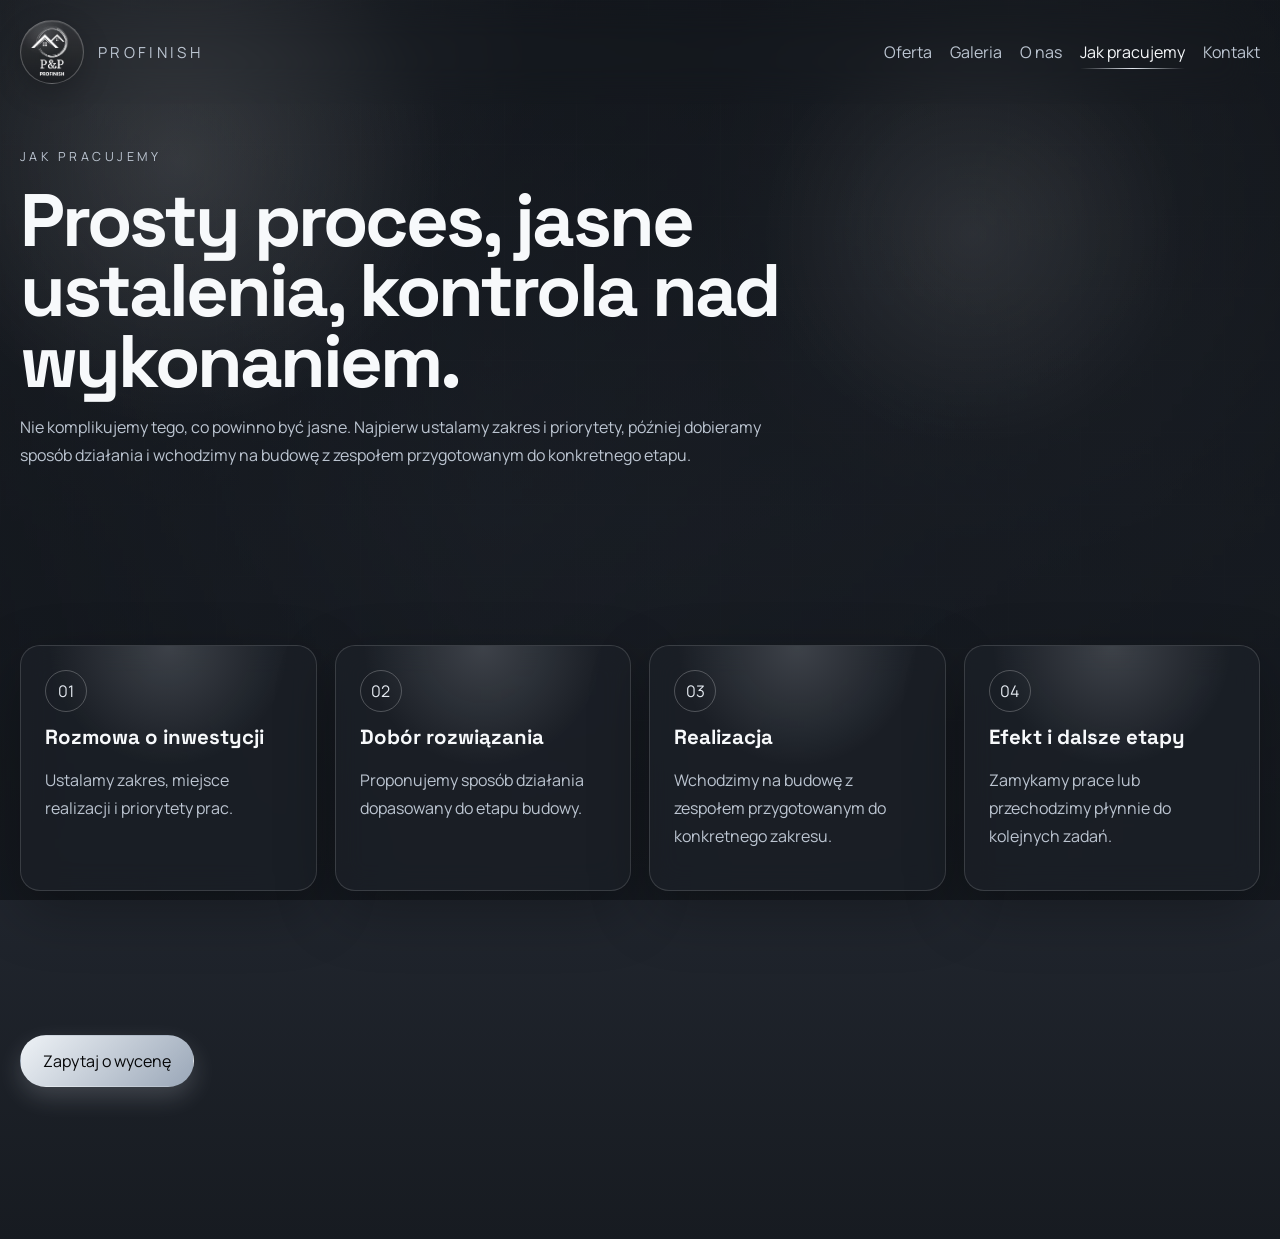
<file: jak-pracujemy.html>
<!DOCTYPE html>
<html lang="pl">
  <head>
    <meta charset="UTF-8" />
    <meta name="viewport" content="width=device-width, initial-scale=1.0" />
    <title>Jak pracujemy | P&amp;P Profinish</title>
    <meta name="description" content="Zobacz, jak P&amp;P Profinish prowadzi realizację: rozmowa o inwestycji, dobór rozwiązania, wykonanie i przejście do kolejnych etapów." />
    <meta name="robots" content="index, follow" />
    <link rel="canonical" href="https://www.ppprofinish.pl/jak-pracujemy" />
    <link rel="icon" type="image/svg+xml" href="/favicon.svg" />
    <script type="text/javascript">
      (function(c,l,a,r,i,t,y){
        c[a]=c[a]||function(){(c[a].q=c[a].q||[]).push(arguments)};
        t=l.createElement(r);t.async=1;t.src="https://www.clarity.ms/tag/"+i;
        y=l.getElementsByTagName(r)[0];y.parentNode.insertBefore(t,y);
      })(window, document, "clarity", "script", "wamprdpxu4");
    </script>
    <meta property="og:type" content="website" />
    <meta property="og:title" content="Jak pracujemy | P&amp;P Profinish" />
    <meta property="og:description" content="Prosty proces, jasne ustalenia i kontrola nad wykonaniem." />
    <meta property="og:url" content="https://www.ppprofinish.pl/jak-pracujemy" />
    <meta property="og:image" content="https://www.ppprofinish.pl/gallery/realizacja-01.png" />
    <link rel="preconnect" href="https://fonts.googleapis.com" />
    <link rel="preconnect" href="https://fonts.gstatic.com" crossorigin />
    <link href="https://fonts.googleapis.com/css2?family=Manrope:wght@400;500;600;700;800&family=Space+Grotesk:wght@500;700&display=swap" rel="stylesheet" />
    <link rel="stylesheet" href="/styles.css" />
  </head>
  <body>
    <div class="site-backdrop" aria-hidden="true">
      <div class="backdrop-glow"></div>
      <div class="backdrop-grid"></div>
      <div class="backdrop-paper">
        <span class="paper-roll"></span>
        <span class="paper-lines"></span>
      </div>
    </div>

    <div class="page-shell">
      <header class="site-header">
        <a class="brand" href="/" aria-label="P&amp;P Profinish">
          <span class="brand-logo-mark" aria-hidden="true">
            <img src="/assets/logo-bialo-pnp.png" alt="" />
          </span>
          <span class="brand-text">Profinish</span>
        </a>

        <nav class="site-nav" aria-label="Nawigacja główna">
          <a href="/oferta">Oferta</a>
          <a href="/galeria">Galeria</a>
          <a href="/o-nas">O nas</a>
          <a href="/jak-pracujemy" aria-current="page">Jak pracujemy</a>
          <a href="/#kontakt">Kontakt</a>
        </nav>
      </header>

      <main>
        <section class="section page-hero">
          <div class="section-heading reveal">
            <p class="eyebrow">Jak pracujemy</p>
            <h1>Prosty proces, jasne ustalenia, kontrola nad wykonaniem.</h1>
            <p>
              Nie komplikujemy tego, co powinno być jasne. Najpierw ustalamy
              zakres i priorytety, później dobieramy sposób działania i wchodzimy
              na budowę z zespołem przygotowanym do konkretnego etapu.
            </p>
          </div>
        </section>

        <section class="section process-section">
          <div class="timeline">
            <article class="timeline-item reveal">
              <span>01</span>
              <h3>Rozmowa o inwestycji</h3>
              <p>Ustalamy zakres, miejsce realizacji i priorytety prac.</p>
            </article>
            <article class="timeline-item reveal reveal-delay">
              <span>02</span>
              <h3>Dobór rozwiązania</h3>
              <p>Proponujemy sposób działania dopasowany do etapu budowy.</p>
            </article>
            <article class="timeline-item reveal reveal-delay-2">
              <span>03</span>
              <h3>Realizacja</h3>
              <p>Wchodzimy na budowę z zespołem przygotowanym do konkretnego zakresu.</p>
            </article>
            <article class="timeline-item reveal">
              <span>04</span>
              <h3>Efekt i dalsze etapy</h3>
              <p>Zamykamy prace lub przechodzimy płynnie do kolejnych zadań.</p>
            </article>
          </div>
        </section>

        <section class="section">
          <a class="button button-primary" href="/#kontakt">Zapytaj o wycenę</a>
        </section>
      </main>
    </div>

    <div class="toast" aria-live="polite" aria-atomic="true"></div>
    <script src="/script.js"></script>
  </body>
</html>
</file>
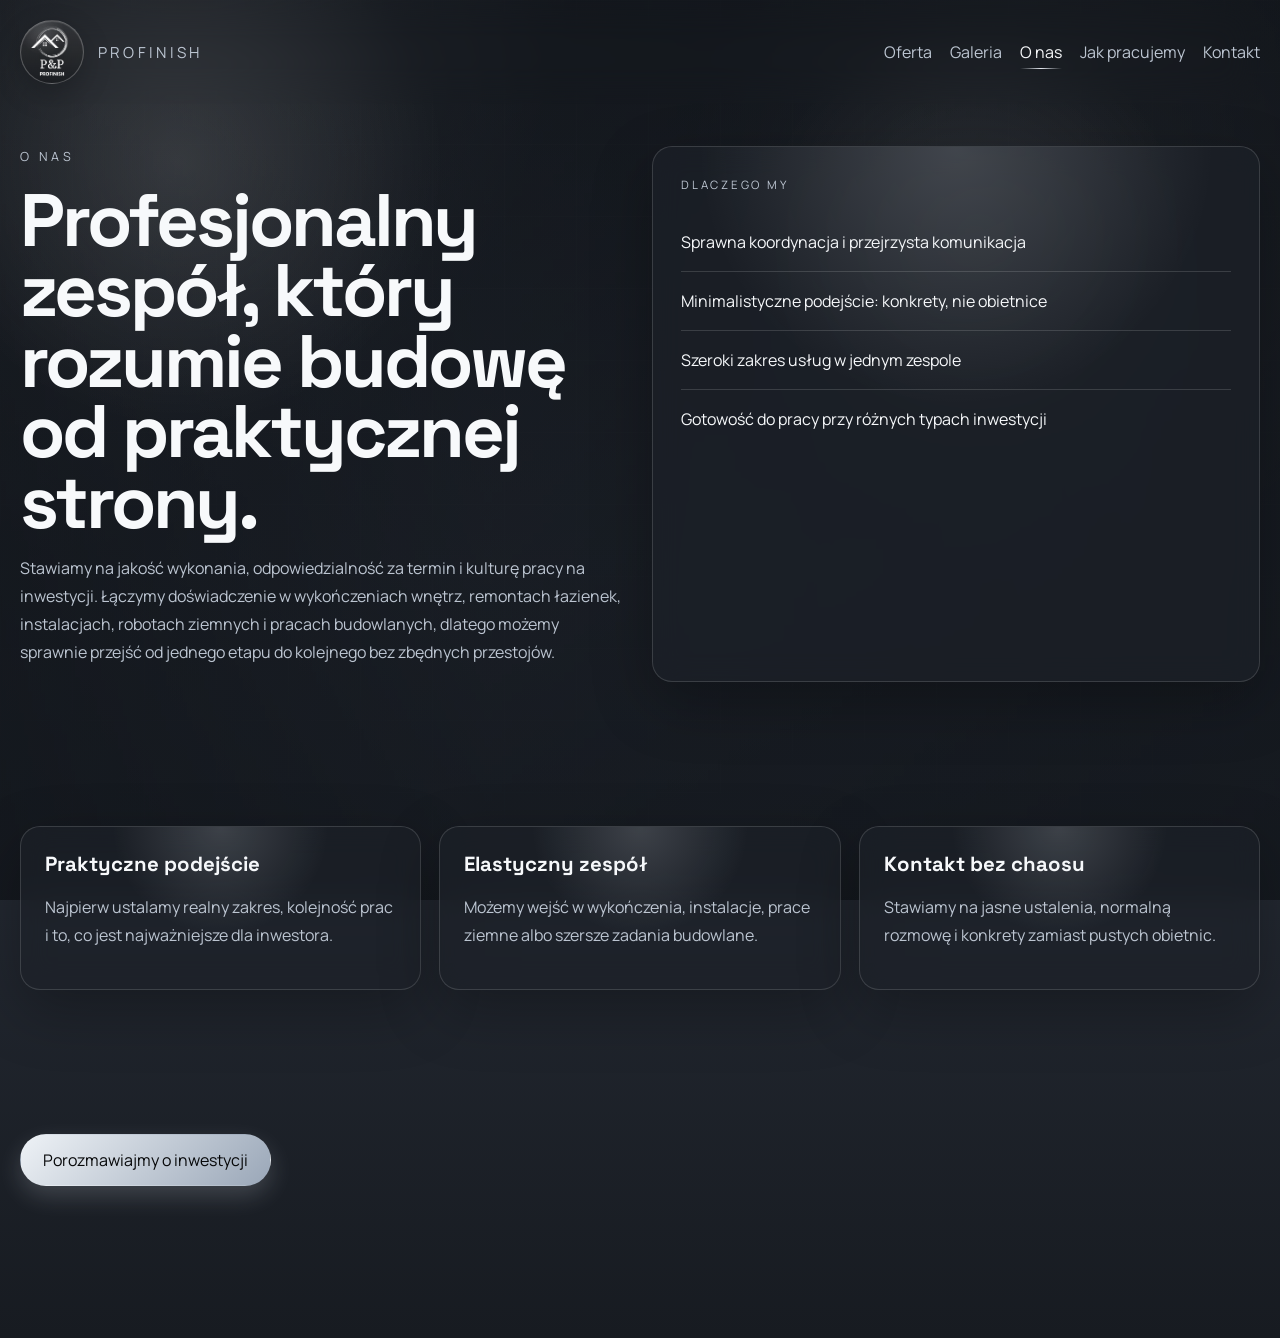
<file: o-nas.html>
<!DOCTYPE html>
<html lang="pl">
  <head>
    <meta charset="UTF-8" />
    <meta name="viewport" content="width=device-width, initial-scale=1.0" />
    <title>O nas | P&amp;P Profinish</title>
    <meta name="description" content="P&amp;P Profinish to profesjonalny zespół budowlano-wykończeniowy realizujący remonty, instalacje, roboty ziemne i prace inwestycyjne." />
    <meta name="robots" content="index, follow" />
    <link rel="canonical" href="https://www.ppprofinish.pl/o-nas" />
    <link rel="icon" type="image/svg+xml" href="/favicon.svg" />
    <script type="text/javascript">
      (function(c,l,a,r,i,t,y){
        c[a]=c[a]||function(){(c[a].q=c[a].q||[]).push(arguments)};
        t=l.createElement(r);t.async=1;t.src="https://www.clarity.ms/tag/"+i;
        y=l.getElementsByTagName(r)[0];y.parentNode.insertBefore(t,y);
      })(window, document, "clarity", "script", "wamprdpxu4");
    </script>
    <meta property="og:type" content="website" />
    <meta property="og:title" content="O nas | P&amp;P Profinish" />
    <meta property="og:description" content="Profesjonalny zespół, który rozumie budowę od praktycznej strony." />
    <meta property="og:url" content="https://www.ppprofinish.pl/o-nas" />
    <meta property="og:image" content="https://www.ppprofinish.pl/gallery/realizacja-01.png" />
    <link rel="preconnect" href="https://fonts.googleapis.com" />
    <link rel="preconnect" href="https://fonts.gstatic.com" crossorigin />
    <link href="https://fonts.googleapis.com/css2?family=Manrope:wght@400;500;600;700;800&family=Space+Grotesk:wght@500;700&display=swap" rel="stylesheet" />
    <link rel="stylesheet" href="/styles.css" />
  </head>
  <body>
    <div class="site-backdrop" aria-hidden="true">
      <div class="backdrop-glow"></div>
      <div class="backdrop-grid"></div>
      <div class="backdrop-paper">
        <span class="paper-roll"></span>
        <span class="paper-lines"></span>
      </div>
    </div>

    <div class="page-shell">
      <header class="site-header">
        <a class="brand" href="/" aria-label="P&amp;P Profinish">
          <span class="brand-logo-mark" aria-hidden="true">
            <img src="/assets/logo-bialo-pnp.png" alt="" />
          </span>
          <span class="brand-text">Profinish</span>
        </a>

        <nav class="site-nav" aria-label="Nawigacja główna">
          <a href="/oferta">Oferta</a>
          <a href="/galeria">Galeria</a>
          <a href="/o-nas" aria-current="page">O nas</a>
          <a href="/jak-pracujemy">Jak pracujemy</a>
          <a href="/#kontakt">Kontakt</a>
        </nav>
      </header>

      <main>
        <section class="section page-hero about-section">
          <div class="about-copy reveal">
            <p class="eyebrow">O nas</p>
            <h1>Profesjonalny zespół, który rozumie budowę od praktycznej strony.</h1>
            <p>
              Stawiamy na jakość wykonania, odpowiedzialność za termin i kulturę
              pracy na inwestycji. Łączymy doświadczenie w wykończeniach wnętrz,
              remontach łazienek, instalacjach, robotach ziemnych i pracach
              budowlanych, dlatego możemy sprawnie przejść od jednego etapu do
              kolejnego bez zbędnych przestojów.
            </p>
          </div>

          <div class="about-panel card chrome-card reveal reveal-delay">
            <div>
              <p class="card-label">Dlaczego my</p>
              <ul class="feature-list">
                <li>Sprawna koordynacja i przejrzysta komunikacja</li>
                <li>Minimalistyczne podejście: konkrety, nie obietnice</li>
                <li>Szeroki zakres usług w jednym zespole</li>
                <li>Gotowość do pracy przy różnych typach inwestycji</li>
              </ul>
            </div>
          </div>
        </section>

        <section class="section">
          <div class="services-grid">
            <article class="card reveal">
              <h3>Praktyczne podejście</h3>
              <p>Najpierw ustalamy realny zakres, kolejność prac i to, co jest najważniejsze dla inwestora.</p>
            </article>
            <article class="card reveal reveal-delay">
              <h3>Elastyczny zespół</h3>
              <p>Możemy wejść w wykończenia, instalacje, prace ziemne albo szersze zadania budowlane.</p>
            </article>
            <article class="card reveal reveal-delay-2">
              <h3>Kontakt bez chaosu</h3>
              <p>Stawiamy na jasne ustalenia, normalną rozmowę i konkrety zamiast pustych obietnic.</p>
            </article>
          </div>
        </section>

        <section class="section">
          <a class="button button-primary" href="/#kontakt">Porozmawiajmy o inwestycji</a>
        </section>
      </main>
    </div>

    <div class="toast" aria-live="polite" aria-atomic="true"></div>
    <script src="/script.js"></script>
  </body>
</html>
</file>
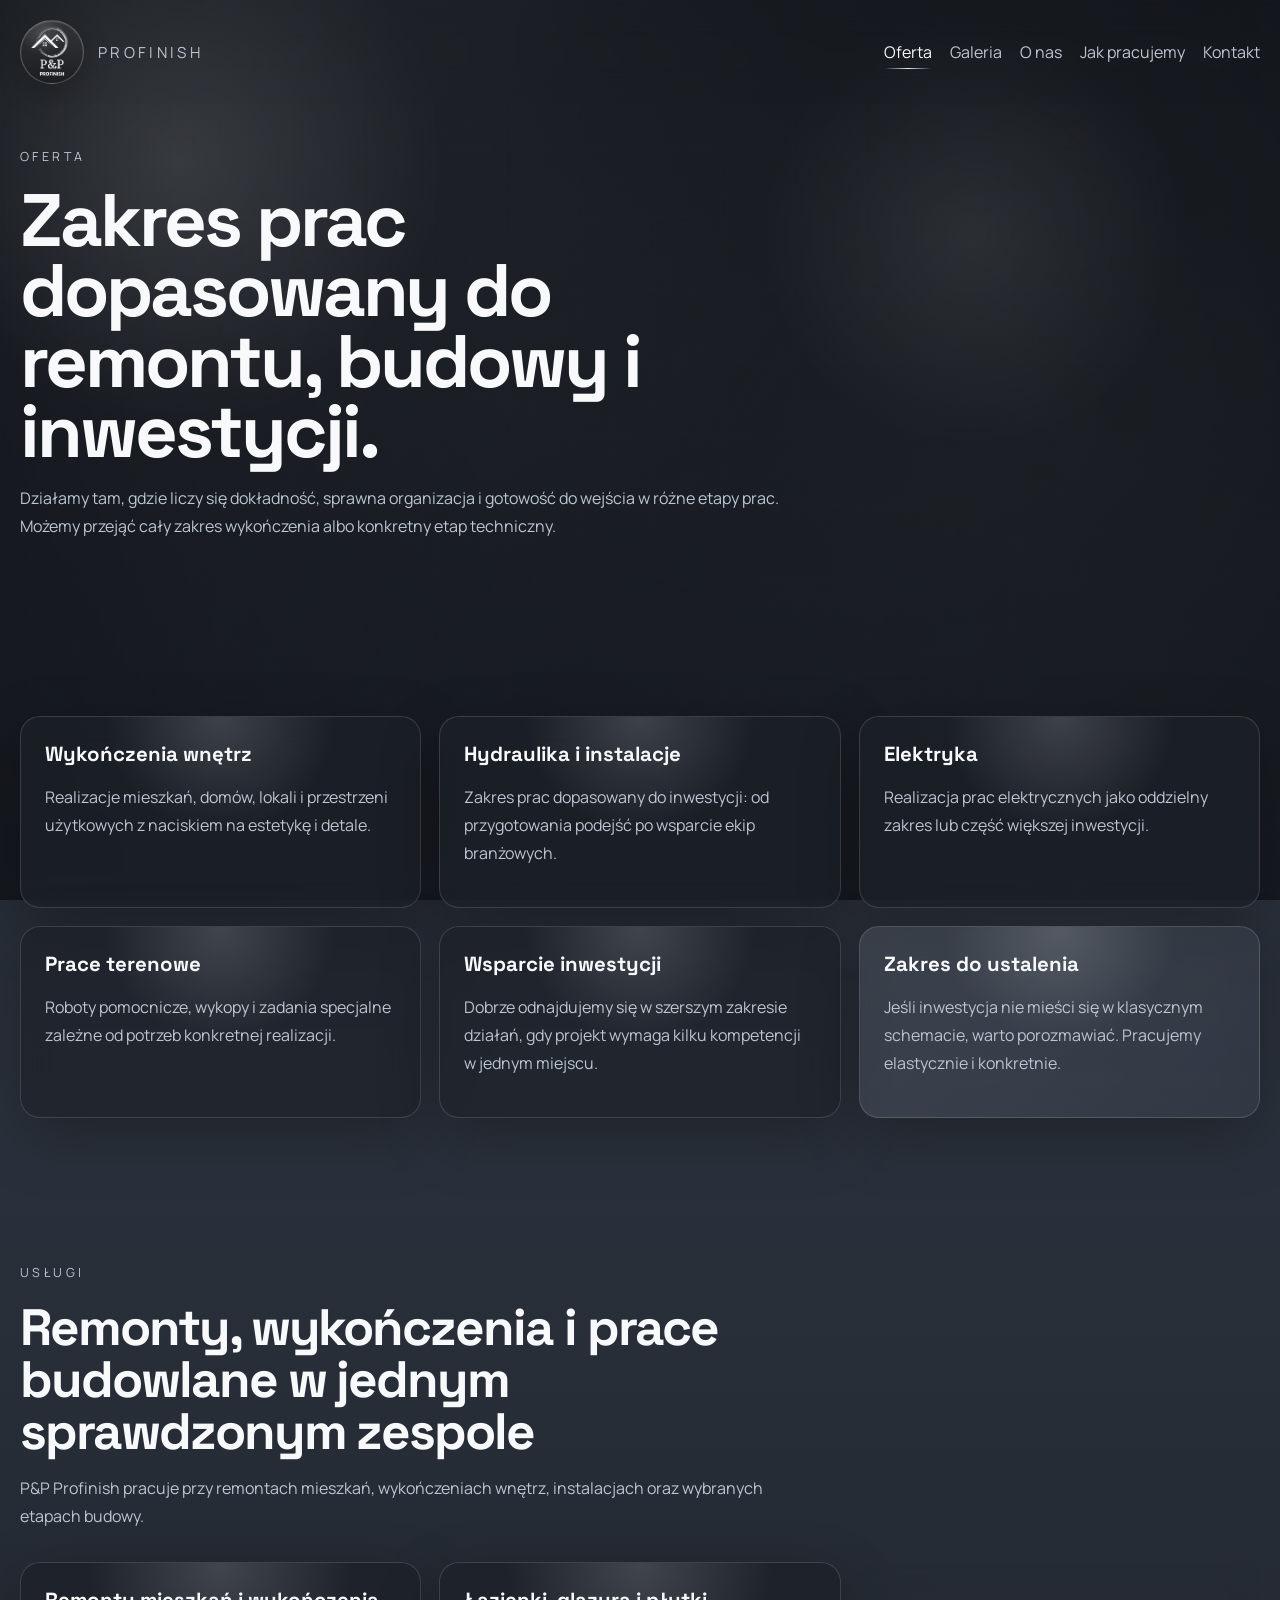
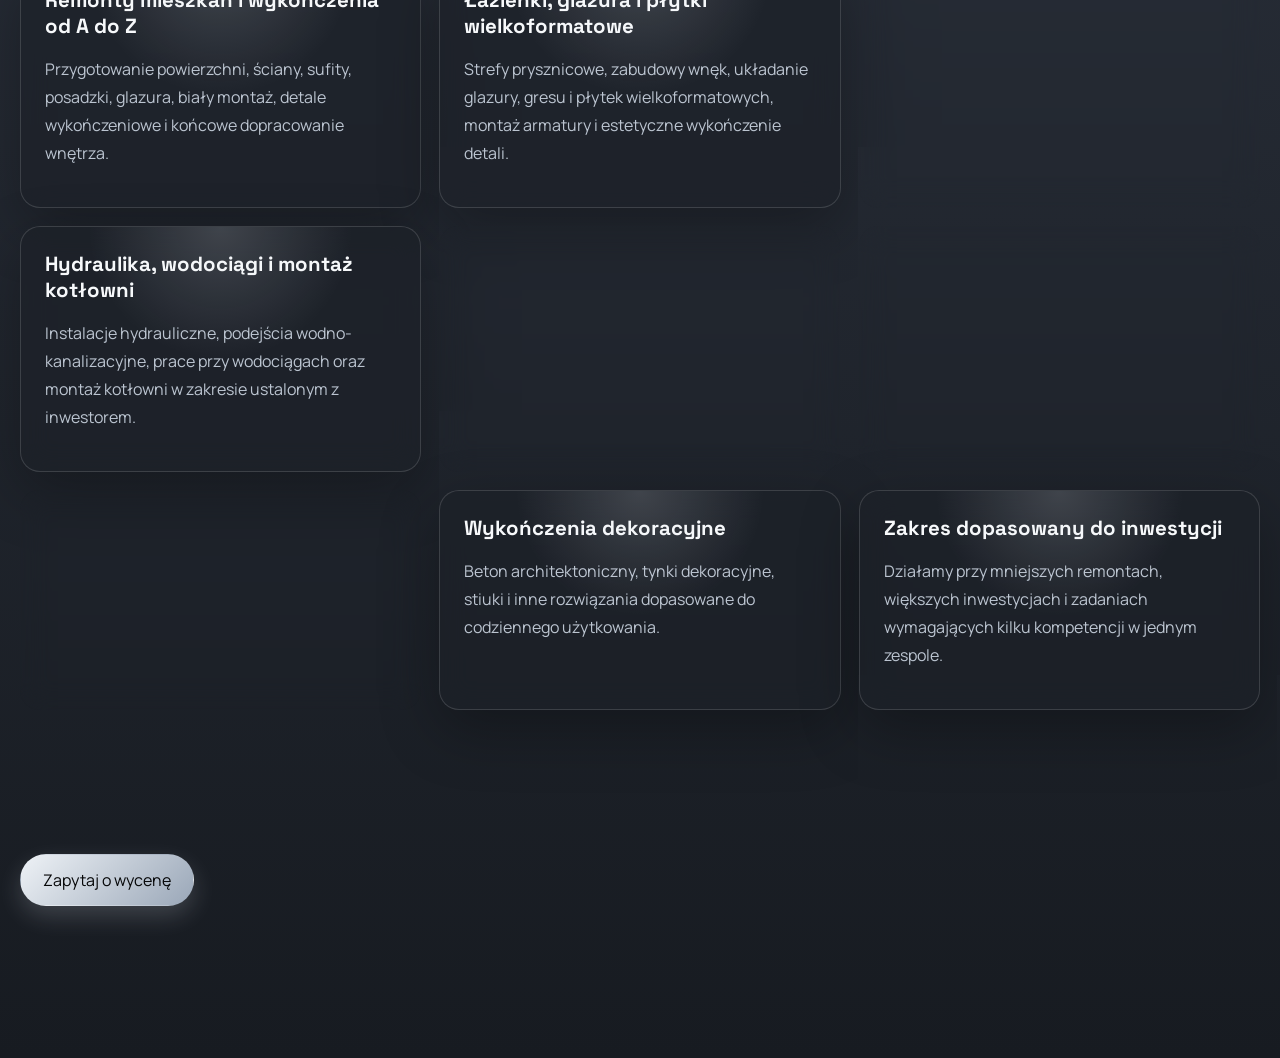
<file: oferta.html>
<!DOCTYPE html>
<html lang="pl">
  <head>
    <meta charset="UTF-8" />
    <meta name="viewport" content="width=device-width, initial-scale=1.0" />
    <title>Oferta | P&amp;P Profinish</title>
    <meta
      name="description"
      content="Oferta P&amp;P Profinish: remonty mieszkań, wykończenia wnętrz, łazienki, zabudowy GK, hydraulika, elektryka, wykopy, roboty ziemne i prace budowlane."
    />
    <meta name="robots" content="index, follow" />
    <link rel="canonical" href="https://www.ppprofinish.pl/oferta" />
    <link rel="icon" type="image/svg+xml" href="/favicon.svg" />
    <script type="text/javascript">
      (function(c,l,a,r,i,t,y){
        c[a]=c[a]||function(){(c[a].q=c[a].q||[]).push(arguments)};
        t=l.createElement(r);t.async=1;t.src="https://www.clarity.ms/tag/"+i;
        y=l.getElementsByTagName(r)[0];y.parentNode.insertBefore(t,y);
      })(window, document, "clarity", "script", "wamprdpxu4");
    </script>
    <meta property="og:type" content="website" />
    <meta property="og:title" content="Oferta P&amp;P Profinish" />
    <meta property="og:description" content="Remonty, wykończenia, instalacje i prace budowlane dopasowane do inwestycji." />
    <meta property="og:url" content="https://www.ppprofinish.pl/oferta" />
    <meta property="og:image" content="https://www.ppprofinish.pl/gallery/realizacja-01.png" />
    <link rel="preconnect" href="https://fonts.googleapis.com" />
    <link rel="preconnect" href="https://fonts.gstatic.com" crossorigin />
    <link
      href="https://fonts.googleapis.com/css2?family=Manrope:wght@400;500;600;700;800&family=Space+Grotesk:wght@500;700&display=swap"
      rel="stylesheet"
    />
    <link rel="stylesheet" href="/styles.css" />
  </head>
  <body>
    <div class="site-backdrop" aria-hidden="true">
      <div class="backdrop-glow"></div>
      <div class="backdrop-grid"></div>
      <div class="backdrop-paper">
        <span class="paper-roll"></span>
        <span class="paper-lines"></span>
      </div>
    </div>

    <div class="page-shell">
      <header class="site-header">
        <a class="brand" href="/" aria-label="P&amp;P Profinish">
          <span class="brand-logo-mark" aria-hidden="true">
            <img src="/assets/logo-bialo-pnp.png" alt="" />
          </span>
          <span class="brand-text">Profinish</span>
        </a>

        <nav class="site-nav" aria-label="Nawigacja główna">
          <a href="/oferta" aria-current="page">Oferta</a>
          <a href="/galeria">Galeria</a>
          <a href="/o-nas">O nas</a>
          <a href="/jak-pracujemy">Jak pracujemy</a>
          <a href="/#kontakt">Kontakt</a>
        </nav>
      </header>

      <main>
        <section class="section page-hero">
          <div class="section-heading reveal">
            <p class="eyebrow">Oferta</p>
            <h1>Zakres prac dopasowany do remontu, budowy i inwestycji.</h1>
            <p>
              Działamy tam, gdzie liczy się dokładność, sprawna organizacja i
              gotowość do wejścia w różne etapy prac. Możemy przejąć cały zakres
              wykończenia albo konkretny etap techniczny.
            </p>
          </div>
        </section>

        <section class="section">
          <div class="services-grid">
            <article class="card reveal">
              <h3>Wykończenia wnętrz</h3>
              <p>Realizacje mieszkań, domów, lokali i przestrzeni użytkowych z naciskiem na estetykę i detale.</p>
            </article>
            <article class="card reveal reveal-delay">
              <h3>Hydraulika i instalacje</h3>
              <p>Zakres prac dopasowany do inwestycji: od przygotowania podejść po wsparcie ekip branżowych.</p>
            </article>
            <article class="card reveal reveal-delay-2">
              <h3>Elektryka</h3>
              <p>Realizacja prac elektrycznych jako oddzielny zakres lub część większej inwestycji.</p>
            </article>
            <article class="card reveal">
              <h3>Prace terenowe</h3>
              <p>Roboty pomocnicze, wykopy i zadania specjalne zależne od potrzeb konkretnej realizacji.</p>
            </article>
            <article class="card reveal reveal-delay">
              <h3>Wsparcie inwestycji</h3>
              <p>Dobrze odnajdujemy się w szerszym zakresie działań, gdy projekt wymaga kilku kompetencji w jednym miejscu.</p>
            </article>
            <article class="card reveal reveal-delay-2 accent-card">
              <h3>Zakres do ustalenia</h3>
              <p>Jeśli inwestycja nie mieści się w klasycznym schemacie, warto porozmawiać. Pracujemy elastycznie i konkretnie.</p>
            </article>
          </div>
        </section>

        <section class="section seo-section">
          <div class="section-heading reveal">
            <p class="eyebrow">Usługi</p>
            <h2>Remonty, wykończenia i prace budowlane w jednym sprawdzonym zespole</h2>
            <p>
              P&amp;P Profinish pracuje przy remontach mieszkań, wykończeniach
              wnętrz, instalacjach oraz wybranych etapach budowy.
            </p>
          </div>

          <div class="keyword-grid">
            <article class="card reveal">
              <h3>Remonty mieszkań i wykończenia od A do Z</h3>
              <p>Przygotowanie powierzchni, ściany, sufity, posadzki, glazura, biały montaż, detale wykończeniowe i końcowe dopracowanie wnętrza.</p>
            </article>
            <article class="card reveal reveal-delay">
              <h3>Łazienki, glazura i płytki wielkoformatowe</h3>
              <p>Strefy prysznicowe, zabudowy wnęk, układanie glazury, gresu i płytek wielkoformatowych, montaż armatury i estetyczne wykończenie detali.</p>
            </article>
            <article class="card reveal reveal-delay-2">
              <h3>Zabudowy GK i adaptacje poddaszy</h3>
              <p>Zabudowy z płyt gipsowo-kartonowych, sufity podwieszane, ścianki działowe, obudowy instalacji oraz adaptacje poddaszy.</p>
            </article>
            <article class="card reveal">
              <h3>Hydraulika, wodociągi i montaż kotłowni</h3>
              <p>Instalacje hydrauliczne, podejścia wodno-kanalizacyjne, prace przy wodociągach oraz montaż kotłowni w zakresie ustalonym z inwestorem.</p>
            </article>
            <article class="card reveal reveal-delay">
              <h3>Instalacje elektryczne</h3>
              <p>Instalacje pod oświetlenie, gniazda, sprzęty domowe i dalsze etapy wykończenia.</p>
            </article>
            <article class="card reveal reveal-delay-2">
              <h3>Wykopy liniowe, fundamentowe i roboty ziemne</h3>
              <p>Wykopy pod instalacje, wykopy fundamentowe, przygotowanie terenu, prace przy sieciach PPOŻ i wodociągach.</p>
            </article>
            <article class="card reveal">
              <h3>Wznoszenie budynków i prace betonowe</h3>
              <p>Wsparcie przy pracach konstrukcyjnych, betonowych i etapach wymagających praktycznej organizacji na budowie.</p>
            </article>
            <article class="card reveal reveal-delay">
              <h3>Wykończenia dekoracyjne</h3>
              <p>Beton architektoniczny, tynki dekoracyjne, stiuki i inne rozwiązania dopasowane do codziennego użytkowania.</p>
            </article>
            <article class="card reveal reveal-delay-2">
              <h3>Zakres dopasowany do inwestycji</h3>
              <p>Działamy przy mniejszych remontach, większych inwestycjach i zadaniach wymagających kilku kompetencji w jednym zespole.</p>
            </article>
          </div>
        </section>

        <section class="section">
          <a class="button button-primary" href="/#kontakt">Zapytaj o wycenę</a>
        </section>
      </main>
    </div>

    <div class="toast" aria-live="polite" aria-atomic="true"></div>
    <script src="/script.js"></script>
  </body>
</html>
</file>
<file: styles.css>
:root {
  --bg: #111418;
  --bg-soft: #1b2027;
  --panel: rgba(28, 33, 40, 0.68);
  --panel-strong: rgba(39, 45, 54, 0.88);
  --text: #f7f9fb;
  --muted: #bcc5d1;
  --line: rgba(255, 255, 255, 0.14);
  --line-strong: rgba(255, 255, 255, 0.24);
  --chrome: #e4e9f0;
  --chrome-shadow: rgba(214, 220, 229, 0.2);
  --accent: #9eabbf;
  --glow: radial-gradient(circle at top, rgba(228, 233, 240, 0.22), transparent 42%);
  --radius-lg: 28px;
  --radius-md: 20px;
  --radius-sm: 14px;
  --shadow: 0 20px 60px rgba(0, 0, 0, 0.28);
}

* {
  box-sizing: border-box;
}

[hidden] {
  display: none !important;
}

html {
  scroll-behavior: smooth;
}

body {
  margin: 0;
  min-height: 100vh;
  font-family: "Manrope", sans-serif;
  background:
    radial-gradient(circle at top left, rgba(214, 220, 229, 0.3), transparent 30%),
    radial-gradient(circle at 82% 16%, rgba(255, 255, 255, 0.14), transparent 24%),
    linear-gradient(180deg, #1b2027 0%, #2b313c 42%, #171b21 100%);
  color: var(--text);
}

body::before {
  content: "";
  position: fixed;
  inset: 0;
  pointer-events: none;
  background-image:
    linear-gradient(rgba(255, 255, 255, 0.03) 1px, transparent 1px),
    linear-gradient(90deg, rgba(255, 255, 255, 0.03) 1px, transparent 1px);
  background-size: 72px 72px;
  mask-image: linear-gradient(180deg, rgba(0, 0, 0, 0.85), rgba(0, 0, 0, 0.35));
}

a {
  color: inherit;
  text-decoration: none;
}

button,
input,
textarea {
  font: inherit;
}

.page-shell {
  position: relative;
  z-index: 1;
  width: min(1240px, calc(100% - 32px));
  margin: 0 auto;
  padding-bottom: 80px;
}

.site-backdrop {
  position: fixed;
  inset: 0;
  z-index: 0;
  pointer-events: none;
  overflow: hidden;
  background:
    linear-gradient(180deg, rgba(16, 19, 24, 0.52), rgba(20, 24, 30, 0.7)),
    linear-gradient(90deg, rgba(17, 21, 26, 0.72), rgba(17, 21, 26, 0.28) 38%, rgba(17, 21, 26, 0.58) 100%),
    url("https://images.pexels.com/photos/4792501/pexels-photo-4792501.jpeg?cs=srgb&dl=pexels-anete-lusina-4792501.jpg&fm=jpg");
  background-size: cover;
  background-position: center center;
}

.backdrop-glow,
.backdrop-grid,
.backdrop-paper,
.backdrop-tools {
  position: absolute;
  inset: 0;
}

.backdrop-glow {
  background:
    radial-gradient(circle at 14% 18%, rgba(255, 255, 255, 0.12), transparent 20%),
    radial-gradient(circle at 76% 26%, rgba(255, 255, 255, 0.08), transparent 18%);
}

.backdrop-grid {
  display: none;
}

.backdrop-paper {
  display: none;
}

.backdrop-paper::before {
  content: "";
  position: absolute;
  right: 8%;
  top: 18%;
  width: min(34vw, 470px);
  height: min(48vw, 620px);
  border-radius: 22px;
  transform: rotate(-8deg);
  background:
    linear-gradient(180deg, rgba(250, 252, 255, 0.92), rgba(228, 235, 244, 0.78)),
    linear-gradient(90deg, rgba(120, 134, 156, 0.12), transparent 28%);
  box-shadow:
    0 28px 70px rgba(0, 0, 0, 0.16),
    inset 0 0 0 1px rgba(82, 98, 122, 0.12);
}

.paper-lines,
.paper-roll {
  position: absolute;
  display: block;
}

.paper-lines {
  right: 11%;
  top: 23%;
  width: min(29vw, 400px);
  height: min(39vw, 500px);
  transform: rotate(-8deg);
  opacity: 0.5;
  background-image:
    linear-gradient(transparent 0, transparent calc(100% - 2px), rgba(78, 99, 127, 0.24) calc(100% - 2px)),
    linear-gradient(90deg, transparent 0, transparent calc(100% - 2px), rgba(78, 99, 127, 0.24) calc(100% - 2px)),
    linear-gradient(90deg, transparent 12%, rgba(78, 99, 127, 0.24) 12%, rgba(78, 99, 127, 0.24) 12.5%, transparent 12.5%),
    linear-gradient(transparent 18%, rgba(78, 99, 127, 0.18) 18%, rgba(78, 99, 127, 0.18) 18.4%, transparent 18.4%),
    linear-gradient(90deg, transparent 68%, rgba(78, 99, 127, 0.18) 68%, rgba(78, 99, 127, 0.18) 68.35%, transparent 68.35%),
    linear-gradient(transparent 58%, rgba(78, 99, 127, 0.18) 58%, rgba(78, 99, 127, 0.18) 58.35%, transparent 58.35%);
  background-size: 310px 190px, 310px 190px, 100% 100%, 100% 100%, 100% 100%, 100% 100%;
  background-repeat: no-repeat;
}

.paper-roll {
  right: 30%;
  top: 14%;
  width: min(18vw, 240px);
  height: 44px;
  border-radius: 999px;
  transform: rotate(18deg);
  background:
    linear-gradient(180deg, rgba(251, 252, 255, 0.95), rgba(215, 223, 234, 0.8));
  box-shadow:
    0 14px 32px rgba(0, 0, 0, 0.14),
    inset -16px 0 20px rgba(109, 126, 150, 0.16);
}

.paper-roll::before {
  content: "";
  position: absolute;
  left: 12px;
  top: 6px;
  width: 32px;
  height: 32px;
  border-radius: 50%;
  background:
    radial-gradient(circle at 45% 45%, rgba(205, 214, 226, 0.95) 0 32%, rgba(156, 171, 191, 0.7) 32% 56%, rgba(242, 245, 249, 0.95) 56% 100%);
}

.backdrop-tools {
  display: none;
}

.site-header {
  position: sticky;
  top: 0;
  z-index: 10;
  display: flex;
  align-items: center;
  justify-content: space-between;
  gap: 24px;
  padding: 20px 0;
  backdrop-filter: blur(18px);
}

.brand {
  display: inline-flex;
  align-items: center;
  gap: 14px;
}

.brand-mark {
  display: inline-flex;
  align-items: center;
  justify-content: center;
  min-width: 72px;
  min-height: 46px;
  border: 1px solid var(--line-strong);
  border-radius: 999px;
  padding: 0 18px;
  background: linear-gradient(180deg, rgba(255, 255, 255, 0.18), rgba(255, 255, 255, 0.04));
  box-shadow: inset 0 1px 1px rgba(255, 255, 255, 0.15), 0 10px 30px rgba(0, 0, 0, 0.2);
  font-family: "Space Grotesk", sans-serif;
  font-size: 1.05rem;
  font-weight: 700;
  letter-spacing: 0.14em;
}

.brand-mark span {
  margin: 0 3px;
  color: var(--chrome);
}

.brand-logo-mark {
  display: inline-flex;
  align-items: center;
  justify-content: center;
  width: 64px;
  height: 64px;
  overflow: hidden;
  border: 1px solid var(--line-strong);
  border-radius: 50%;
  background:
    radial-gradient(circle at 35% 20%, rgba(255, 255, 255, 0.14), transparent 34%),
    linear-gradient(180deg, rgba(255, 255, 255, 0.14), rgba(255, 255, 255, 0.04)),
    rgba(8, 10, 13, 0.58);
  box-shadow:
    inset 0 1px 1px rgba(255, 255, 255, 0.14),
    0 10px 30px rgba(0, 0, 0, 0.2);
}

.brand-logo-mark img {
  display: block;
  width: 56px;
  height: 56px;
  object-fit: contain;
  filter: drop-shadow(0 8px 12px rgba(0, 0, 0, 0.32));
}

.brand-text {
  font-size: 0.95rem;
  letter-spacing: 0.22em;
  text-transform: uppercase;
  color: var(--muted);
}

.site-nav {
  display: flex;
  flex-wrap: wrap;
  justify-content: flex-end;
  gap: 18px;
}

.site-nav a {
  position: relative;
  color: var(--muted);
  transition: color 180ms ease;
}

.site-nav a::after {
  content: "";
  position: absolute;
  left: 0;
  bottom: -6px;
  width: 100%;
  height: 1px;
  background: linear-gradient(90deg, transparent, var(--chrome), transparent);
  transform: scaleX(0);
  transform-origin: center;
  transition: transform 180ms ease;
}

.site-nav a:hover,
.site-nav a:focus-visible {
  color: var(--text);
}

.site-nav a[aria-current="page"] {
  color: var(--text);
}

.site-nav a:hover::after,
.site-nav a:focus-visible::after,
.site-nav a[aria-current="page"]::after {
  transform: scaleX(1);
}

.section {
  padding: 72px 0;
}

.page-hero {
  min-height: auto;
  padding-top: 42px;
}

.page-hero h1 {
  font-size: clamp(2.5rem, 5.8vw, 4.7rem);
}

.hero {
  display: grid;
  grid-template-columns: 1fr;
  gap: 24px;
  min-height: calc(100vh - 86px);
  padding-top: 24px;
}

.hero-copy {
  display: grid;
  justify-items: center;
  max-width: 100%;
  text-align: center;
}

.eyebrow {
  margin: 0 0 18px;
  font-size: 0.78rem;
  letter-spacing: 0.28em;
  text-transform: uppercase;
  color: var(--chrome);
}

h1,
h2,
h3,
.brand-mark {
  font-family: "Space Grotesk", sans-serif;
}

h1 {
  margin: 0;
  font-size: clamp(3rem, 7vw, 6.1rem);
  line-height: 0.95;
  letter-spacing: -0.04em;
}

h1 span {
  display: block;
  color: #abb4c1;
}

.hero-text,
.section-heading p,
.about-copy p,
.contact-copy p,
.card p,
.timeline-item p {
  color: var(--muted);
  line-height: 1.75;
}

.hero-text {
  max-width: 980px;
}

.service-stack-grid {
  grid-template-columns: repeat(3, minmax(0, 1fr));
}

.hero-actions {
  display: flex;
  flex-wrap: wrap;
  justify-content: center;
  gap: 14px;
  margin: 32px 0 28px;
}

.button {
  display: inline-flex;
  align-items: center;
  justify-content: center;
  min-height: 52px;
  padding: 0 22px;
  border-radius: 999px;
  border: 1px solid transparent;
  transition:
    transform 180ms ease,
    border-color 180ms ease,
    background 180ms ease,
    box-shadow 180ms ease;
}

.button:hover,
.button:focus-visible {
  transform: translateY(-2px);
}

.button:disabled {
  cursor: wait;
  opacity: 0.72;
  transform: none;
}

.button-primary {
  background: linear-gradient(135deg, #eef2f6 0%, #9aa7b8 100%);
  color: #060708;
  box-shadow: 0 10px 24px var(--chrome-shadow);
}

.button-secondary {
  border-color: var(--line-strong);
  background: rgba(255, 255, 255, 0.02);
  color: var(--text);
}

.hero-metrics {
  display: grid;
  grid-template-columns: repeat(3, minmax(0, 1fr));
  gap: 16px;
  padding: 0;
  margin: 0;
  list-style: none;
}

.hero-metrics li,
.timeline-item,
.card {
  position: relative;
  overflow: hidden;
  border: 1px solid var(--line);
  border-radius: var(--radius-md);
  background: var(--panel);
  backdrop-filter: blur(14px);
  box-shadow: var(--shadow);
}

.hero-metrics li {
  padding: 20px;
}

.hero-metrics strong {
  display: block;
  margin-bottom: 8px;
  font-size: 1rem;
}

.hero-metrics span {
  color: var(--muted);
  line-height: 1.5;
}

.chrome-card::before,
.hero-metrics li::before,
.timeline-item::before,
.card::before {
  content: "";
  position: absolute;
  inset: 0;
  background: var(--glow);
  opacity: 0.8;
  pointer-events: none;
}

.hero-card {
  padding: 26px;
}

.card-label {
  margin: 0 0 18px;
  color: var(--chrome);
  text-transform: uppercase;
  letter-spacing: 0.24em;
  font-size: 0.72rem;
}

.service-stack {
  display: grid;
  gap: 16px;
}

.service-stack article {
  padding: 20px;
  border: 1px solid var(--line);
  border-radius: var(--radius-sm);
  background: linear-gradient(180deg, rgba(255, 255, 255, 0.07), rgba(255, 255, 255, 0.02));
}

.service-stack article span,
.timeline-item span {
  display: inline-flex;
  align-items: center;
  justify-content: center;
  width: 42px;
  height: 42px;
  border-radius: 50%;
  margin-bottom: 12px;
  border: 1px solid var(--line-strong);
  color: var(--chrome);
}

.service-stack h2,
.section-heading h2,
.about-copy h2,
.contact-copy h2 {
  margin: 0 0 14px;
  font-size: clamp(2rem, 4vw, 3.5rem);
  line-height: 1.02;
  letter-spacing: -0.04em;
}

.service-stack article h2 {
  font-size: 1.35rem;
  margin-bottom: 8px;
}

.section-heading {
  max-width: 760px;
  margin-bottom: 32px;
}

.services-grid {
  display: grid;
  grid-template-columns: repeat(3, minmax(0, 1fr));
  gap: 18px;
}

.keyword-grid {
  display: grid;
  grid-template-columns: repeat(3, minmax(0, 1fr));
  gap: 18px;
}

.card {
  min-height: 100%;
  padding: 24px;
}

.card h3,
.timeline-item h3 {
  margin: 0 0 12px;
  font-size: 1.28rem;
}

.accent-card {
  background: linear-gradient(135deg, rgba(201, 210, 222, 0.12), rgba(83, 91, 104, 0.18));
}

.gallery-card {
  min-height: 260px;
  display: grid;
  align-content: start;
  background:
    linear-gradient(180deg, rgba(255, 255, 255, 0.02), rgba(255, 255, 255, 0.08)),
    radial-gradient(circle at top right, rgba(214, 220, 229, 0.2), transparent 30%),
    var(--panel);
}

.gallery-card img {
  width: 100%;
  aspect-ratio: 4 / 5;
  object-fit: cover;
  border-radius: 14px;
  margin-bottom: 18px;
  box-shadow: 0 18px 40px rgba(0, 0, 0, 0.18);
}

.about-section,
.contact-section {
  display: grid;
  grid-template-columns: 1fr 1fr;
  gap: 24px;
  align-items: stretch;
}

.about-panel,
.contact-form {
  padding: 28px;
}

.feature-list {
  margin: 0;
  padding: 0;
  list-style: none;
}

.feature-list li {
  padding: 18px 0;
  border-bottom: 1px solid var(--line);
  color: var(--text);
}

.feature-list li:last-child {
  border-bottom: 0;
}

.timeline {
  display: grid;
  grid-template-columns: repeat(4, minmax(0, 1fr));
  gap: 18px;
}

.timeline-item {
  padding: 24px;
}

.contact-details {
  display: flex;
  align-items: center;
  justify-content: space-between;
  gap: 12px;
  margin-top: 28px;
}

.contact-links {
  display: grid;
  gap: 12px;
}

.contact-details a {
  font-size: 1.05rem;
}

.contact-logo {
  width: clamp(120px, 18vw, 190px);
  height: auto;
  flex: 0 0 auto;
  opacity: 0.92;
  filter: drop-shadow(0 18px 32px rgba(0, 0, 0, 0.28));
}

.contact-form {
  display: grid;
  gap: 16px;
}

.contact-form label {
  display: grid;
  gap: 8px;
  color: var(--text);
}

.contact-form input,
.contact-form textarea {
  width: 100%;
  border: 1px solid var(--line);
  border-radius: 16px;
  background: rgba(255, 255, 255, 0.03);
  color: var(--text);
  padding: 15px 16px;
  outline: none;
  transition:
    border-color 180ms ease,
    box-shadow 180ms ease,
    background 180ms ease;
}

.contact-form input:focus,
.contact-form textarea:focus {
  border-color: rgba(214, 220, 229, 0.6);
  box-shadow: 0 0 0 4px rgba(214, 220, 229, 0.08);
  background: rgba(255, 255, 255, 0.05);
}

.form-note {
  margin: 0;
  font-size: 0.92rem;
  color: var(--muted);
}

.toast {
  position: fixed;
  right: 20px;
  bottom: 20px;
  padding: 14px 18px;
  border: 1px solid var(--line-strong);
  border-radius: 16px;
  background: rgba(8, 10, 14, 0.94);
  color: var(--text);
  box-shadow: var(--shadow);
  opacity: 0;
  transform: translateY(12px);
  pointer-events: none;
  transition:
    opacity 180ms ease,
    transform 180ms ease;
}

.toast.is-visible {
  opacity: 1;
  transform: translateY(0);
}

.reveal {
  opacity: 0;
  transform: translateY(32px);
  transition:
    opacity 700ms ease,
    transform 700ms ease;
}

.reveal.is-visible {
  opacity: 1;
  transform: translateY(0);
}

.reveal-delay {
  transition-delay: 120ms;
}

.reveal-delay-2 {
  transition-delay: 220ms;
}

@media (max-width: 1080px) {
  .hero,
  .service-stack-grid,
  .keyword-grid,
  .about-section,
  .contact-section,
  .timeline,
  .services-grid {
    grid-template-columns: 1fr 1fr;
  }

  .hero {
    min-height: auto;
    padding-top: 48px;
  }

  .hero-metrics {
    grid-template-columns: 1fr;
  }

  .backdrop-paper::before {
    width: min(42vw, 380px);
    height: min(58vw, 500px);
    right: 4%;
    top: 22%;
  }

  .paper-lines {
    width: min(36vw, 320px);
    height: min(48vw, 420px);
    right: 7%;
    top: 26%;
  }

  .paper-roll {
    right: 24%;
  }
}

@media (max-width: 720px) {
  .page-shell {
    width: min(100% - 20px, 1240px);
  }

  .site-header,
  .hero,
  .service-stack-grid,
  .keyword-grid,
  .about-section,
  .contact-section,
  .timeline,
  .services-grid {
    grid-template-columns: 1fr;
  }

  .site-header {
    align-items: flex-start;
    flex-direction: column;
  }

  .site-nav {
    gap: 12px 16px;
  }

  .section {
    padding: 54px 0;
  }

  h1 {
    font-size: clamp(2.6rem, 16vw, 4.1rem);
  }

  .service-stack h2,
  .section-heading h2,
  .about-copy h2,
  .contact-copy h2 {
    font-size: clamp(1.8rem, 9vw, 2.7rem);
  }

  .site-backdrop {
    background-position: 62% center;
  }

  .contact-details {
    align-items: flex-start;
    flex-direction: column;
  }

  .contact-logo {
    width: min(150px, 46vw);
  }
}

@media (prefers-reduced-motion: reduce) {
  html {
    scroll-behavior: auto;
  }

  *,
  *::before,
  *::after {
    animation: none !important;
    transition: none !important;
  }

  .reveal {
    opacity: 1;
    transform: none;
  }
}
</file>
